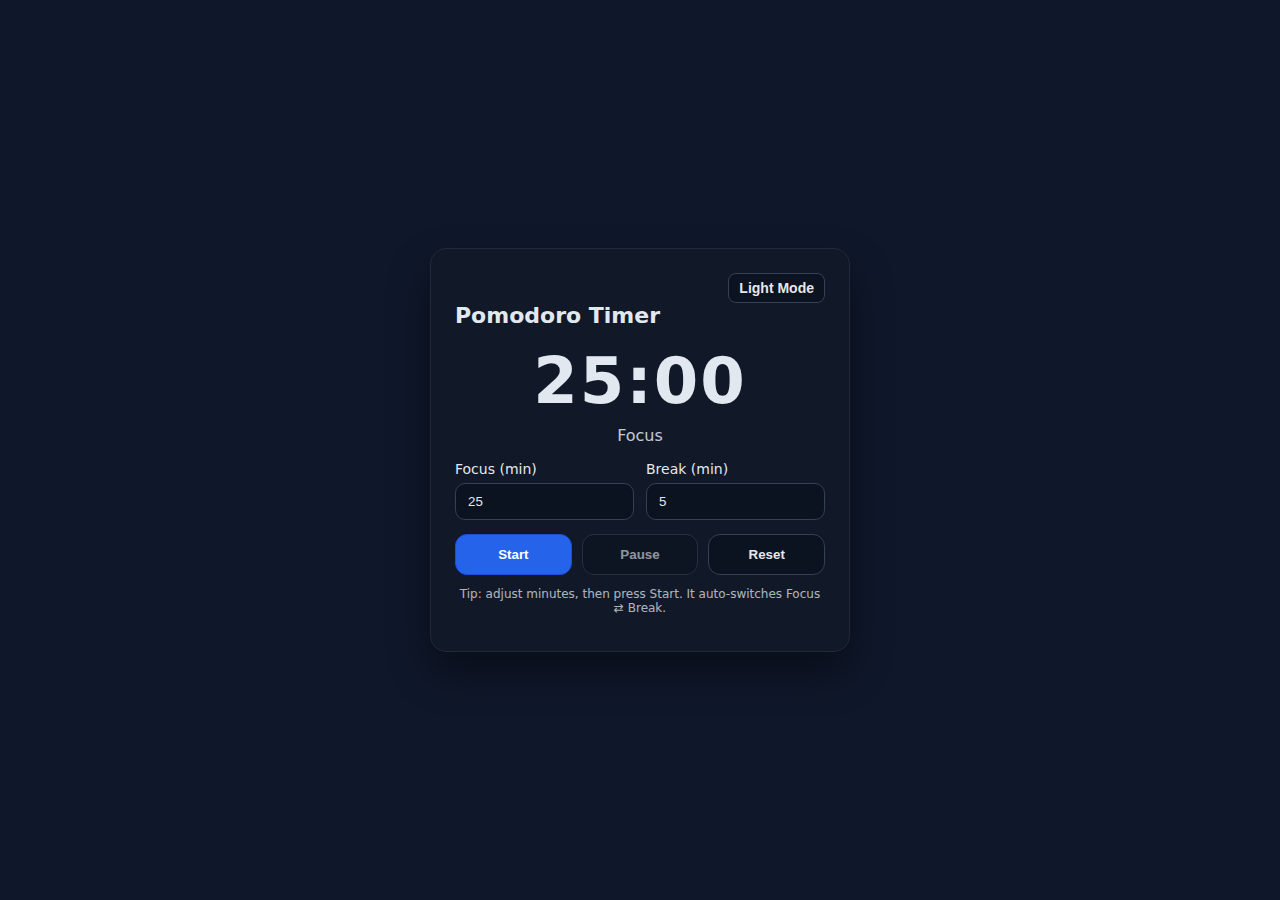
<file: index.html>
<!doctype html>
<html lang="en">
<head>
  <meta charset="utf-8" />
  <title>Simple Pomodoro</title>
  <meta name="viewport" content="width=device-width, initial-scale=1" />
  <link rel="stylesheet" href="styles.css" />
</head>
<body>
  <main class="card" aria-live="polite">
    <!-- Dark/Light theme toggle -->
    <div class="theme-toggle">
      <button id="theme">Light Mode</button>
    </div>
    <h1>Pomodoro Timer</h1>
    <div class="timer" id="display" aria-label="time remaining">25:00</div>
    <div class="mode" id="mode">Focus</div>

    <div class="row">
      <label>Focus (min)
        <input id="focus" type="number" min="1" max="120" value="25" />
      </label>
      <label>Break (min)
        <input id="break" type="number" min="1" max="60" value="5" />
      </label>
    </div>

    <div class="buttons">
      <button id="start" class="primary">Start</button>
      <button id="pause">Pause</button>
      <button id="reset">Reset</button>
    </div>

    <p class="hint">Tip: adjust minutes, then press Start. It auto-switches Focus ⇄ Break.</p>
  </main>

  <script src="script.js"></script>
</body>
</html>
</file>
<file: styles.css>
* { box-sizing: border-box; }
body {
  font-family: system-ui, -apple-system, Segoe UI, Roboto, Helvetica, Arial, sans-serif;
  margin: 0; min-height: 100vh; display: grid; place-items: center;
  background: #0f172a; color: #e2e8f0;
}
/* Light theme overrides */
body.light { background: #f3f4f6; color: #1f2937; }
.card {
  width: 100%; max-width: 420px; padding: 24px; border-radius: 16px;
  background: #111827; box-shadow: 0 20px 40px rgba(0,0,0,0.4);
  border: 1px solid #1f2937;
}
body.light .card { background: #ffffff; border: 1px solid #d1d5db; box-shadow: 0 20px 40px rgba(0,0,0,0.1); }
h1 { margin: 0 0 8px; font-size: 22px; font-weight: 700; }
.timer {
  font-variant-numeric: tabular-nums;
  font-size: 64px; font-weight: 800; letter-spacing: 2px; text-align: center;
  margin: 16px 0 8px;
}
.mode { text-align: center; opacity: 0.85; margin-bottom: 16px; }
.row { display: flex; gap: 12px; margin: 10px 0; }
.row > label { flex: 1; display: grid; gap: 6px; font-size: 14px; }
input[type="number"] {
  width: 100%; padding: 10px 12px; background: #0b1220; color: #e5e7eb;
  border: 1px solid #334155; border-radius: 10px;
}
body.light input[type="number"] { background: #f9fafb; color: #111827; border: 1px solid #d1d5db; }
.buttons { display: flex; gap: 10px; margin-top: 14px; }
button {
  flex: 1; padding: 12px; border-radius: 12px; border: 1px solid #334155;
  background: #0b1220; color: #e5e7eb; font-weight: 600; cursor: pointer;
}
body.light button { background: #e5e7eb; color: #1f2937; border: 1px solid #d1d5db; }
button.primary { background: #2563eb; border-color: #1d4ed8; color: white; }
button:disabled { opacity: 0.6; cursor: not-allowed; }
.theme-toggle { text-align: right; }
.theme-toggle button { flex: none; padding: 6px 10px; border-radius: 8px; font-size: 14px; }
.hint { margin-top: 12px; font-size: 12px; opacity: 0.75; text-align: center; }
</file>
